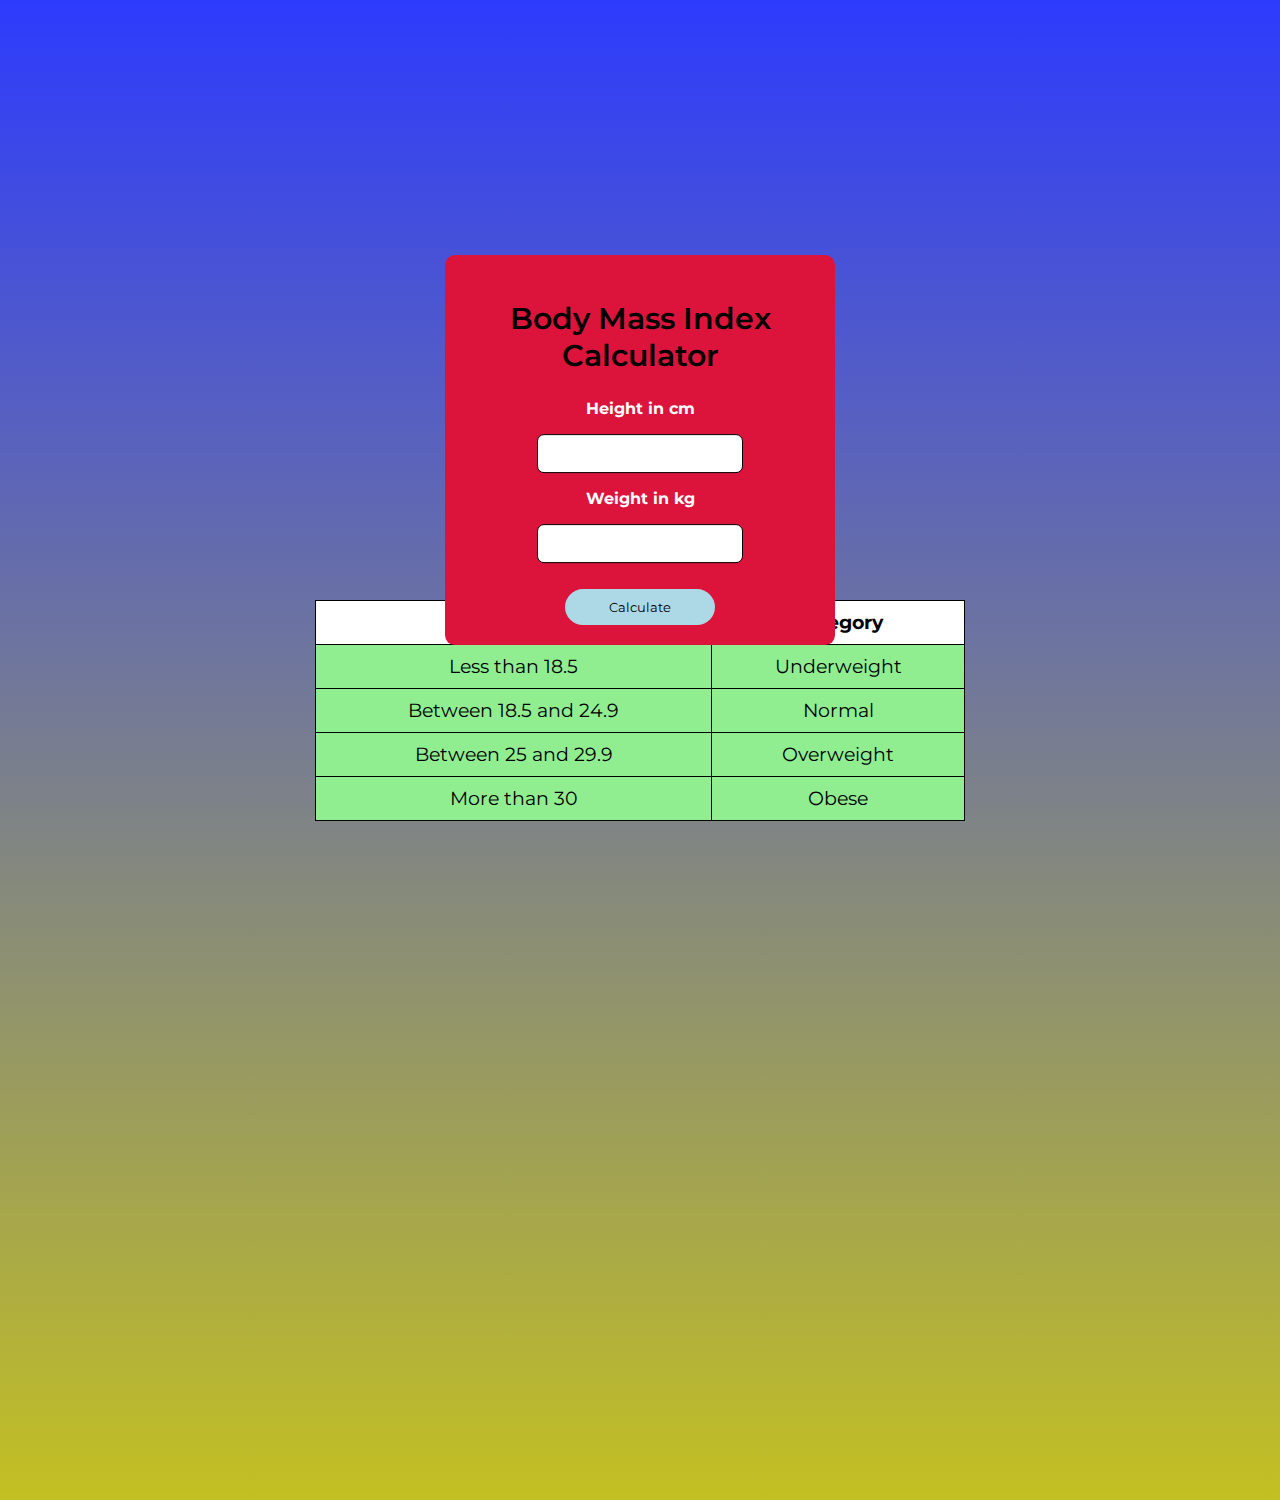
<file: Bmi Calculator/index.html>
<!doctype html>
<html lang="en">

<head>
    <meta charset="utf-8">
    <meta name="viewport" content="width=device-width, initial-scale=1">
    <title>BMI Calculator</title>
    <meta name="description" content="">
    <link rel="stylesheet" href="style.css">
    <!-- =====BOX ICONS===== -->
    <link href='https://cdn.jsdelivr.net/npm/boxicons@2.0.5/css/boxicons.min.css' rel='stylesheet'>
</head>

<body>
    <div class="bmi">
        <h2>Body Mass Index Calculator</h2>
        <p class="text">Height in cm</p><input type="text" id="height">
        <p class="text">Weight in kg</p><input type="text" id="weight">
        <p id="result" style="font-weight:bold"></p><button id="btn">Calculate</button>
    </div>
    <div class="chart">
        <table>
            <thead>
                <tr>
                    <th>BMI</th>
                    <th>Category</th>
                </tr>
            </thead>
            <tbody>
                <tr>
                    <td data-column="bmi">Less than 18.5</td>
                    <td data-column="category">Underweight</td>
                </tr>
                <tr>
                    <td data-column="bmi">Between 18.5 and 24.9</td>
                    <td data-column="category">Normal</td>
                </tr>
                <tr>
                    <td data-column="bmi">Between 25 and 29.9</td>
                    <td data-column="category">Overweight</td>
                </tr>
                <tr>
                    <td data-column="bmi">More than 30 </td>
                    <td data-column="category">Obese</td>
                </tr>
            </tbody>
        </table>
    </div>
    <script src="script.js"></script>
</body>

</html>
</file>
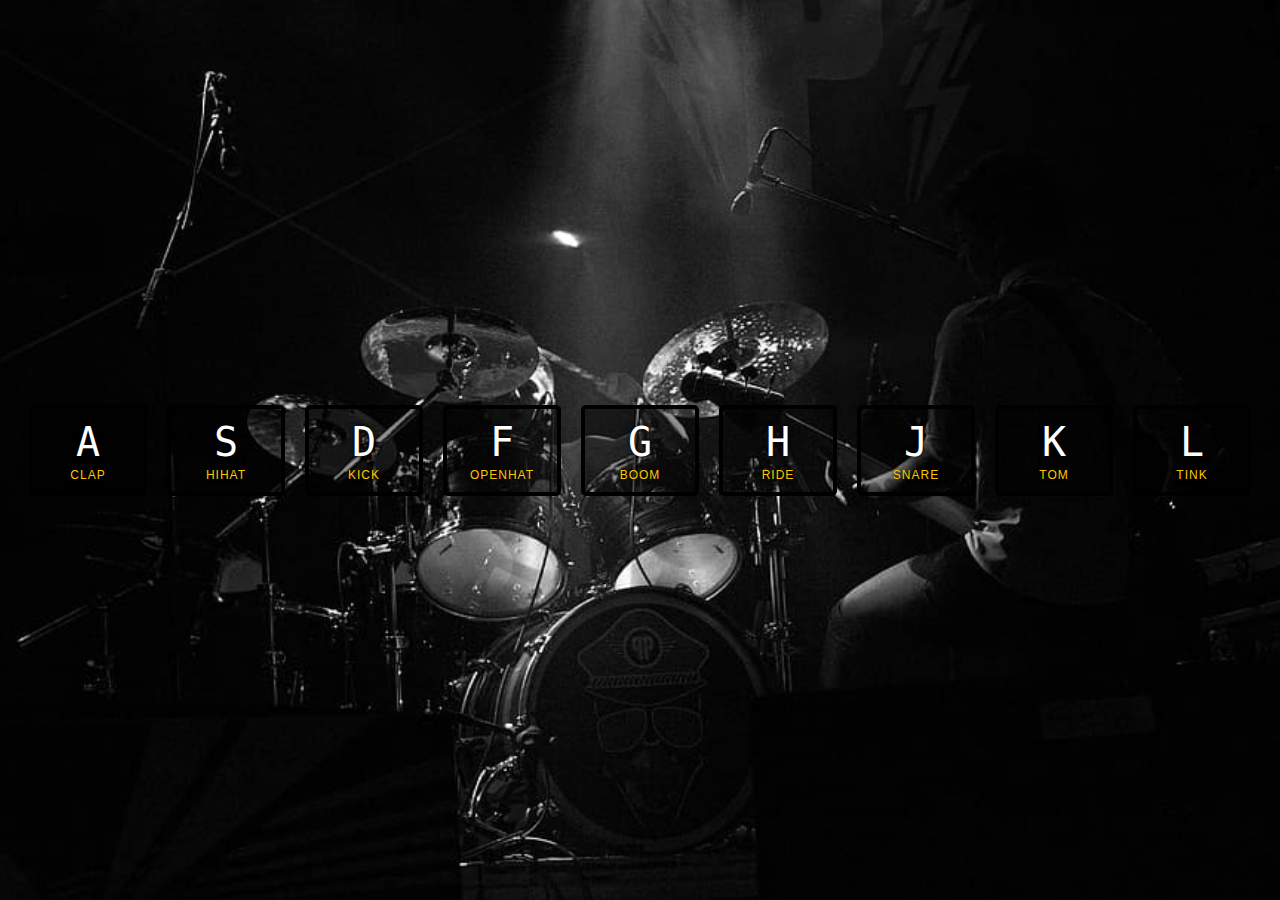
<file: web-projects/Drum Play/index.html>
<!DOCTYPE html>
<html lang="en">

<head>
  <meta charset="UTF-8">
  <title>Drum Play</title>
  <link rel="stylesheet" href="style.css">

</head>

<body>


  <div class="keys">
    <div data-key="65" class="key">
      <kbd>A</kbd>
      <span class="sound">clap</span>
    </div>
    <div data-key="83" class="key">
      <kbd>S</kbd>
      <span class="sound">hihat</span>
    </div>
    <div data-key="68" class="key">
      <kbd>D</kbd>
      <span class="sound">kick</span>
    </div>
    <div data-key="70" class="key">
      <kbd>F</kbd>
      <span class="sound">openhat</span>
    </div>
    <div data-key="71" class="key">
      <kbd>G</kbd>
      <span class="sound">boom</span>
    </div>
    <div data-key="72" class="key">
      <kbd>H</kbd>
      <span class="sound">ride</span>
    </div>
    <div data-key="74" class="key">
      <kbd>J</kbd>
      <span class="sound">snare</span>
    </div>
    <div data-key="75" class="key">
      <kbd>K</kbd>
      <span class="sound">tom</span>
    </div>
    <div data-key="76" class="key">
      <kbd>L</kbd>
      <span class="sound">tink</span>
    </div>
  </div>

  <audio data-key="65" src="sounds/clap.wav"></audio>
  <audio data-key="83" src="sounds/hihat.wav"></audio>
  <audio data-key="68" src="sounds/kick.wav"></audio>
  <audio data-key="70" src="sounds/openhat.wav"></audio>
  <audio data-key="71" src="sounds/boom.wav"></audio>
  <audio data-key="72" src="sounds/ride.wav"></audio>
  <audio data-key="74" src="sounds/snare.wav"></audio>
  <audio data-key="75" src="sounds/tom.wav"></audio>
  <audio data-key="76" src="sounds/tink.wav"></audio>


  <script src="script.js"></script>

</body>

</html>
</file>
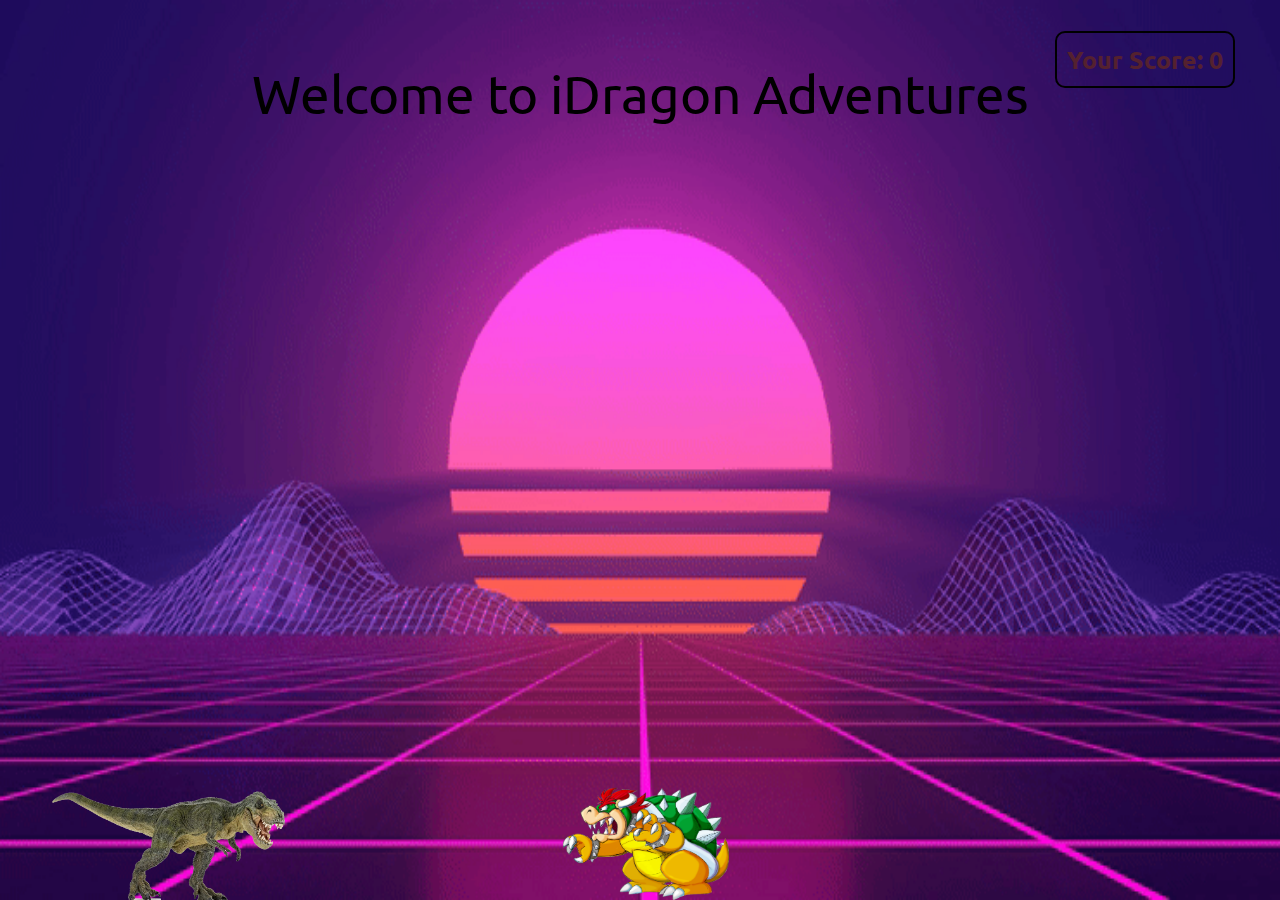
<file: web-projects/JavaScript Dragon Game/index.html>
<!DOCTYPE html>
<html lang="en">
<head>
    <meta charset="UTF-8">
    <meta name="viewport" content="width=device-width, initial-scale=1.0">
    <title>iDragon - JavaScript Game</title>
    <link href="https://fonts.googleapis.com/css2?family=Ubuntu:wght@300&display=swap" rel="stylesheet">
    <link rel="stylesheet" href="style.css">
    <script src="script.js"></script>
</head>
<body>
    <div class="gameContainer">
        <div class="gameOver">Welcome to iDragon Adventures</div>
        <!-- <div class="gameOver">Welcome to iDragon - Created by Harry</div> -->
        <div class="dino"></div>
        <div id="scoreCont">Your Score: 0</div>
        <div class="obstacle obstacleAni"></div>
    </div>
</body>
</html>
</file>
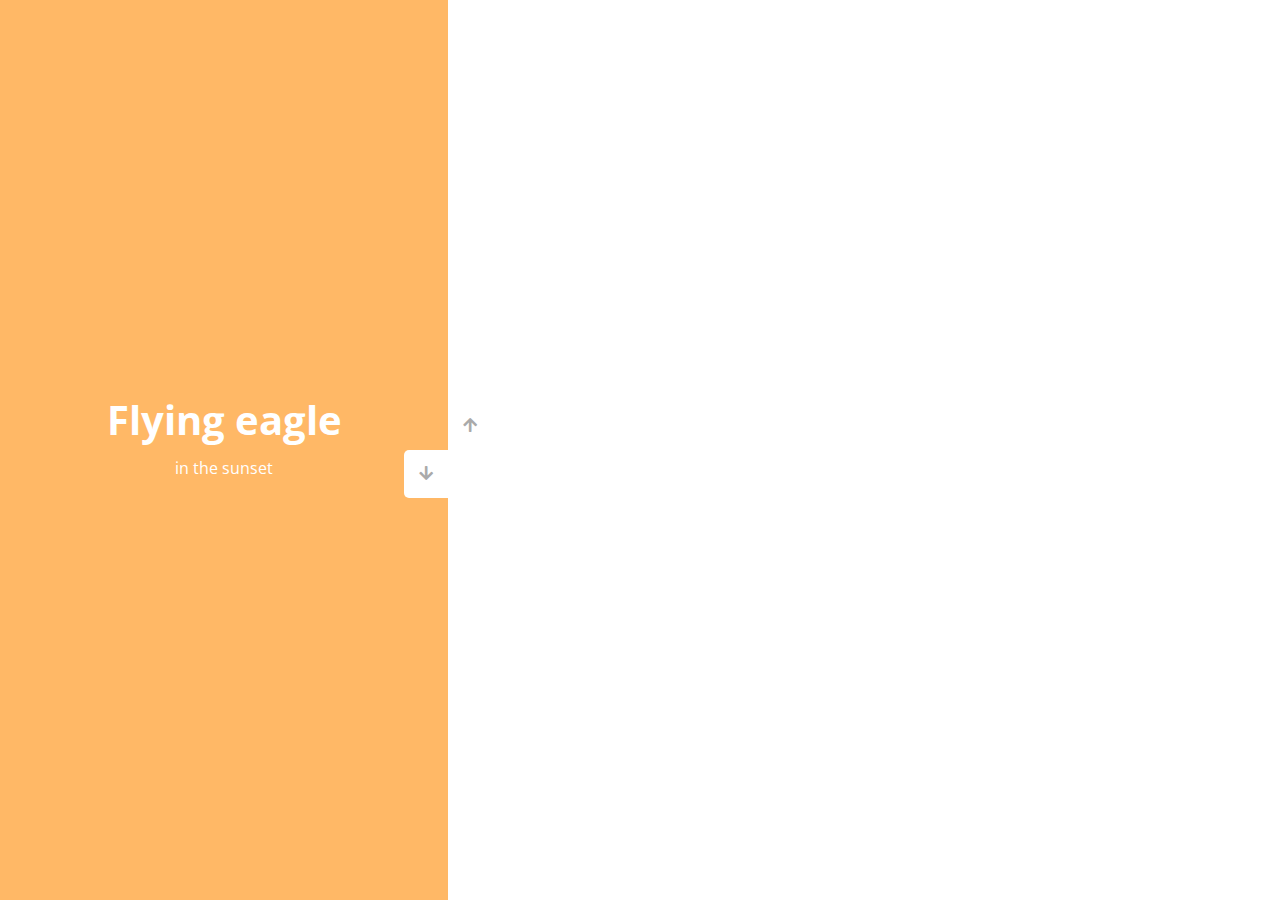
<file: web-projects/2nd project slider/inedx2.html>
<!DOCTYPE html>
<!--[if lt IE 7]>      <html class="no-js lt-ie9 lt-ie8 lt-ie7"> <![endif]-->
<!--[if IE 7]>         <html class="no-js lt-ie9 lt-ie8"> <![endif]-->
<!--[if IE 8]>         <html class="no-js lt-ie9"> <![endif]-->
<!--[if gt IE 8]>      <html class="no-js"> <!--<![endif]-->
<html>
    <head>
        <meta charset="utf-8">
        <meta http-equiv="X-UA-Compatible" content="IE=edge">
        <title>slider</title>
        <meta name="description" content="">
        <link rel="stylesheet" href="https://cdnjs.cloudflare.com/ajax/libs/font-awesome/5.15.1/css/all.min.css" />
        <meta name="viewport" content="width=device-width, initial-scale=1">
        <link rel="stylesheet" href="style2.css">
    </head>
    <body>
        <div class="slide-container">
            <div class="left-slide">
                <div style="background-color: #FD3555">
                    <h1>Nature flower</h1>
                    <p>all in pink</p>
                  </div>
                  <div style="background-color: #2A86BA">
                    <h1>Bluuue Sky</h1>
                    <p>with it's mountains</p>
                  </div>
                  <div style="background-color: #252E33">
                    <h1>Lonely castle</h1>
                    <p>in the wilderness</p>
                  </div>
                  <div style="background-color: #FFB866">
                    <h1>Flying eagle</h1>
                    <p>in the sunset</p>
                  </div>
            </div>
            <div class="right-slide">
                <div style="background-image: url('https://images.unsplash.com/photo-1508768787810-6adc1f613514?ixlib=rb-0.3.5&ixid=eyJhcHBfaWQiOjEyMDd9&s=e27f6661df21ed17ab5355b28af8df4e&auto=format&fit=crop&w=1350&q=80')"></div>
                <div style="background-image: url('https://images.unsplash.com/photo-1519981593452-666cf05569a9?ixlib=rb-0.3.5&ixid=eyJhcHBfaWQiOjEyMDd9&s=90ed8055f06493290dad8da9584a13f7&auto=format&fit=crop&w=715&q=80')"></div>
                <div style="background-image: url('https://images.unsplash.com/photo-1486899430790-61dbf6f6d98b?ixlib=rb-0.3.5&ixid=eyJhcHBfaWQiOjEyMDd9&s=8ecdee5d1b3ed78ff16053b0227874a2&auto=format&fit=crop&w=1002&q=80')"></div>
                <div style="background-image: url('https://images.unsplash.com/photo-1510942201312-84e7962f6dbb?ixlib=rb-0.3.5&ixid=eyJhcHBfaWQiOjEyMDd9&s=da4ca7a78004349f1b63f257e50e4360&auto=format&fit=crop&w=1050&q=80')"></div>
            </div>
            <div class="action-buttons">
                <button class="down-button">
                <i class="fas fa-arrow-down"></i>
                </button>
                <button class="up-button">
                <i class="fas fa-arrow-up"></i>
                </button>
            </div>
        </div>
        <!--[if lt IE 7]>
            <p class="browsehappy">You are using an <strong>outdated</strong> browser. Please <a href="#">upgrade your browser</a> to improve your experience.</p>
        <![endif]-->
        
        <script src="script2.js" async defer></script>
    </body>
</html>
</file>
<file: Bmi Calculator/style.css>
@import url("https://fonts.googleapis.com/css2?family=Montserrat:wght@500;600;700&display=swap");
body {
    margin: 0;
    padding: 0;
    text-align: center;
    font-family: "Montserrat";
    background: rgb(34, 193, 195);
    background: linear-gradient( 0deg, rgb(195, 192, 34) 0%, rgb(45, 59, 253) 100%);
    min-height: 100vh;
}

.bmi {
    width: 350px;
    position: absolute;
    top: 50%;
    left: 50%;
    background-color: crimson;
    transform: translate(-50%, -50%);
    padding: 20px;
    border-radius: 10px;
}

h2 {
    font-size: 30px;
    font-weight: 600;
}

.text {
    text-align: center;
    font-weight: bold;
    color: white;
}

#weight,
#height {
    color: #222f3e;
    text-align: left;
    font-size: 20px;
    font-weight: 199;
    outline: none;
    border: 1px solid black;
    border-radius: 7px;
    width: 200px;
    height: 35px;
}

#weight:focus,
#height:focus {
    width: 250px;
    transition: 0.5s;
}

#result {
    color: #341f97;
}

#btn {
    font-family: inherit;
    margin-top: 10px;
    border: none;
    color: #000;
    background: lightblue;
    width: 150px;
    padding: 10px;
    border-radius: 30px;
    outline: none;
    cursor: pointer;
    transition: 0.5s;
}

#btn:hover {
    transform: scale(1.1);
    transition: 0.5s;
}

table {
    width: 650px;
    border-collapse: collapse;
    margin: 600px auto;
}

tr {
    background: lightgreen;
}

th {
    background: #fff;
    color: #000;
    font-weight: bold;
}

td,
th {
    padding: 10px;
    border: 1px solid #000;
    text-align: center;
    font-size: 19px;
}
</file>
<file: web-projects/Drum Play/style.css>
html {
  font-size: 10px;
  background: url('./background.jpeg') bottom center;
  background-size: cover;
}

body,html {
  margin: 0;
  padding: 0;
  font-family: sans-serif;
}

.keys {
  display: flex;
  flex: 1;
  min-height: 100vh;
  align-items: center;
  justify-content: center;
}

.key {
  border: .4rem solid black;
  border-radius: .5rem;
  margin: 1rem;
  font-size: 1.5rem;
  padding: 1rem .5rem;
  transition: all .07s ease;
  width: 10rem;
  text-align: center;
  color: white;
  background: rgba(0,0,0,0.4);
  text-shadow: 0 0 .5rem black;
}

.playing {
  transform: scale(1.1);
  border-color: #ffc600;
  box-shadow: 0 0 1rem #ffc600;
}

kbd {
  display: block;
  font-size: 4rem;
}

.sound {
  font-size: 1.2rem;
  text-transform: uppercase;
  letter-spacing: .1rem;
  color: #ffc600;
}
</file>
<file: web-projects/JavaScript Dragon Game/style.css>
*{
    margin: 0;
    padding:0;
}
body{
    background-color: red;
    overflow: hidden;
}
.gameContainer{
    background-image: url(bg1.gif);
    background-repeat: no-repeat;
    background-size: 100vw 100vh;
    width: 100%;
    height: 100vh;
}

.dino{
    background-image: url(dino.png);
    background-repeat: no-repeat;
    background-size: cover;
    width: 233px;
    height: 114px;
    position: absolute;
    bottom:0;
    left: 52px;
}

.obstacle{
    width: 166px;
    height: 113px;
    background-image: url(dragon.png);
    background-size: cover;
    position: absolute;
    bottom: 0;
    left: 44vw;
}

.animateDino{
    animation: dino 0.6s linear;
}

.obstacleAni{
    animation: obstacleAni 5s linear infinite;
}

.gameOver{
    position: relative;
    top:63px;
    font-size: 53px;
    text-align: center; 
    font-family: 'Ubuntu', sans-serif;
}

#scoreCont{
    font-size: 25px;
    color: #54212f;
    font-weight: bold;
    position: absolute;
    right: 45px;
    top: 31px;
    border: 2px solid black;
    padding: 10px;
    font-family: 'Ubuntu', sans-serif;
    border-radius: 10px;
}

@keyframes dino{
    0%{
        bottom: 0;
    }
    50%{
        bottom: 422px;
    }
    100%{
        bottom: 0; 
    }
}

@keyframes obstacleAni{
    0%{
        left: 100vw;
    }
    100%{
        left: -10vw;
    }
}
</file>
<file: web-projects/2nd project slider/style2.css>
@import url('https://fonts.googleapis.com/css?family=Open+Sans');

* {
  box-sizing: border-box;
  margin: 0;
  padding: 0;
}
body{
    font-family: 'Open Sans', sans-serif;
    height: 100vh;
}
.slide-container{
    position:relative;
    overflow:hidden;
    width:100vw;
    height: 100vh;
}
.left-slide{
    height:100%;
    width:35%;
    position: absolute;
    top:0;
    left:0;
    transition: transform 0.5s ease-in-out;
}
.left-slide >div{
    height: 100%;
    width:100%;
    display:flex;
    flex-direction: column;
    align-items: center;
    justify-content: center;
    color: #fff;
}
.left-slide h1{
    font-size: 40px;
    margin-bottom:10px;
    margin-top:-30px;
}
.right-slide{
    height: 100%;
    width:65%;
    position: absolute;
    top:0;
    left:35%;
    transition: transform 0.5s ease-in-out;
}
.right-slide >div{
    background-repeat: no-repeat;
    background-size: cover;
    background-position: center center;
    height: 100%;
    width:100%;
}
button{
    background-color: #fff;
    border: none;
    color: #aaa;
    cursor: pointer;
    font-size: 16px;
    padding:15px;
}
button:hover{
    color: #222;
}
button:focus{
    outline: none;
}
.slide-container .action-buttons button{
    position: absolute;
    left:35%;
    top:50%;
    z-index: 100;
}
.slide-container .action-buttons .down-button{
    transform: translateX(-100%);
    border-top-left-radius: 5px;
    border-bottom-left-radius: 5px;
}
.slide-container .action-buttons .up-button{
    transform: translateY(-100%);
    border-top-right-radius: 5px;
    border-bottom-right-radius: 5px;
}
</file>
